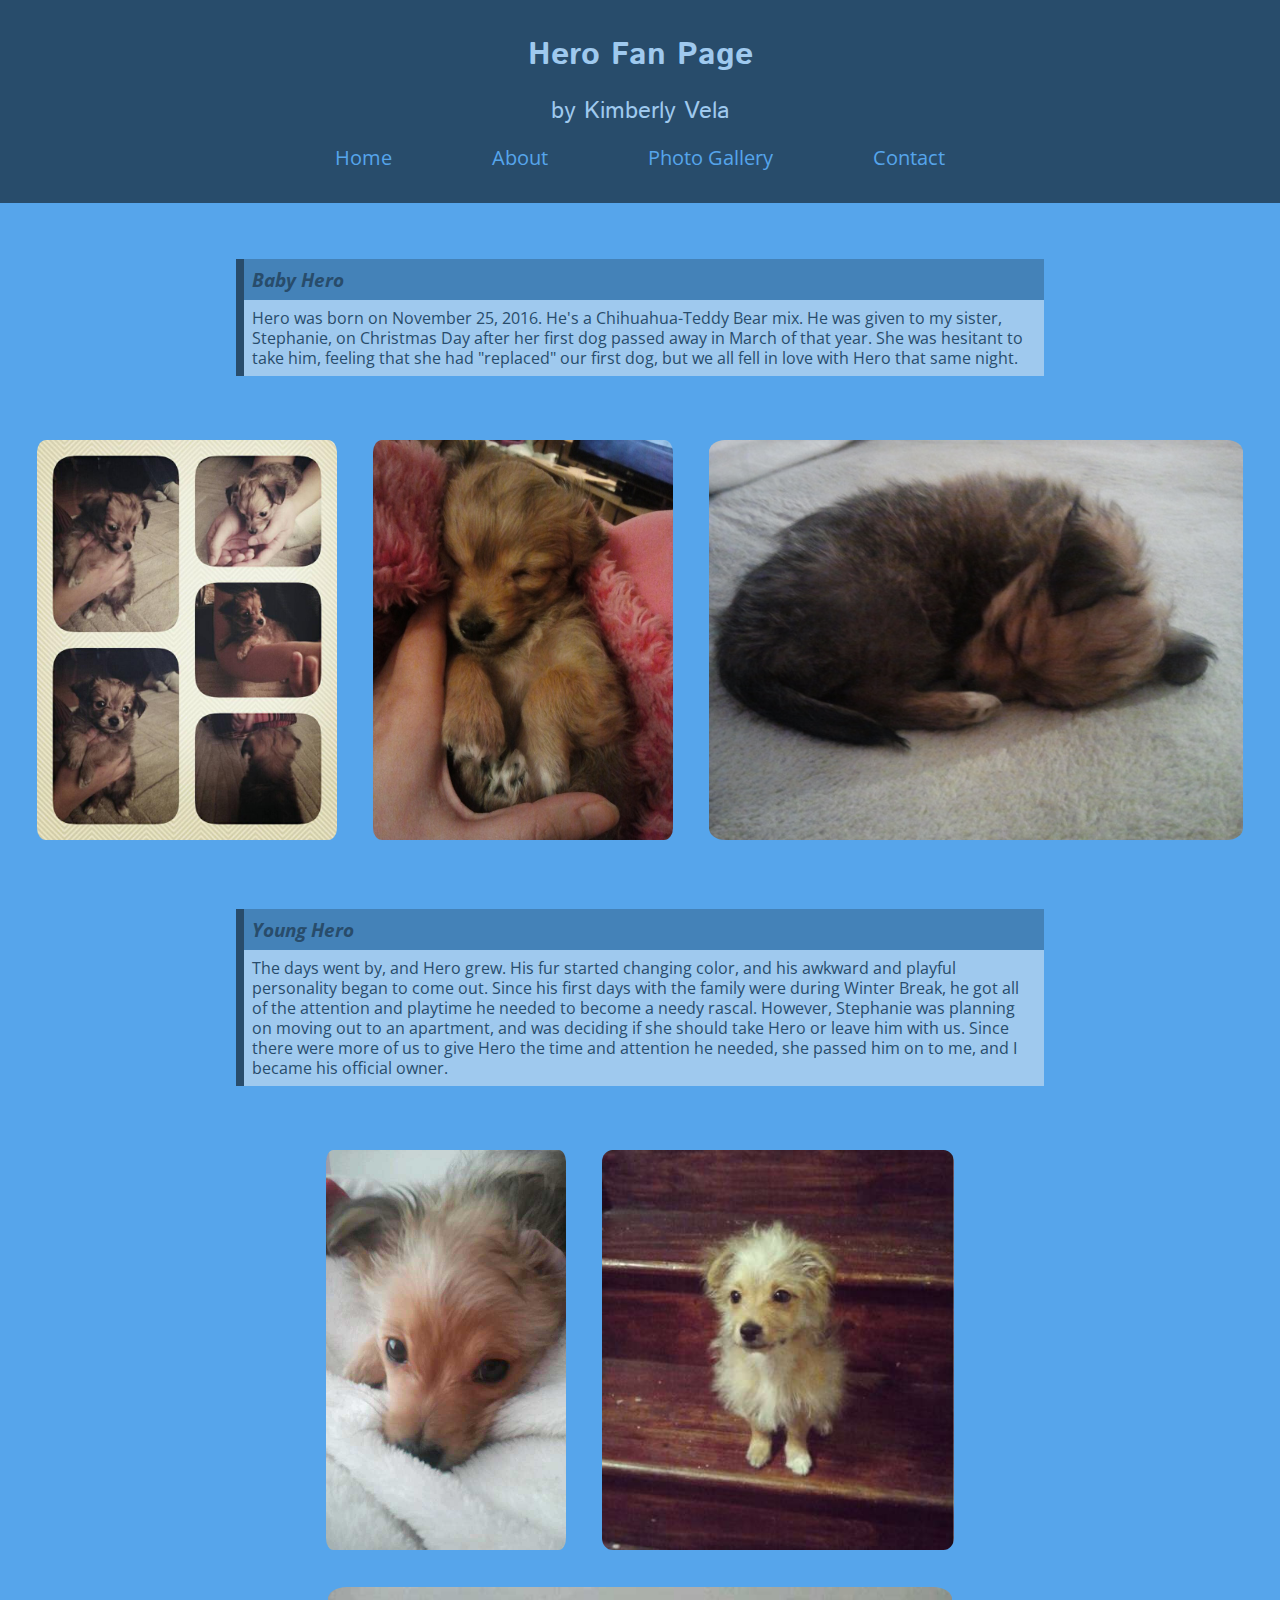
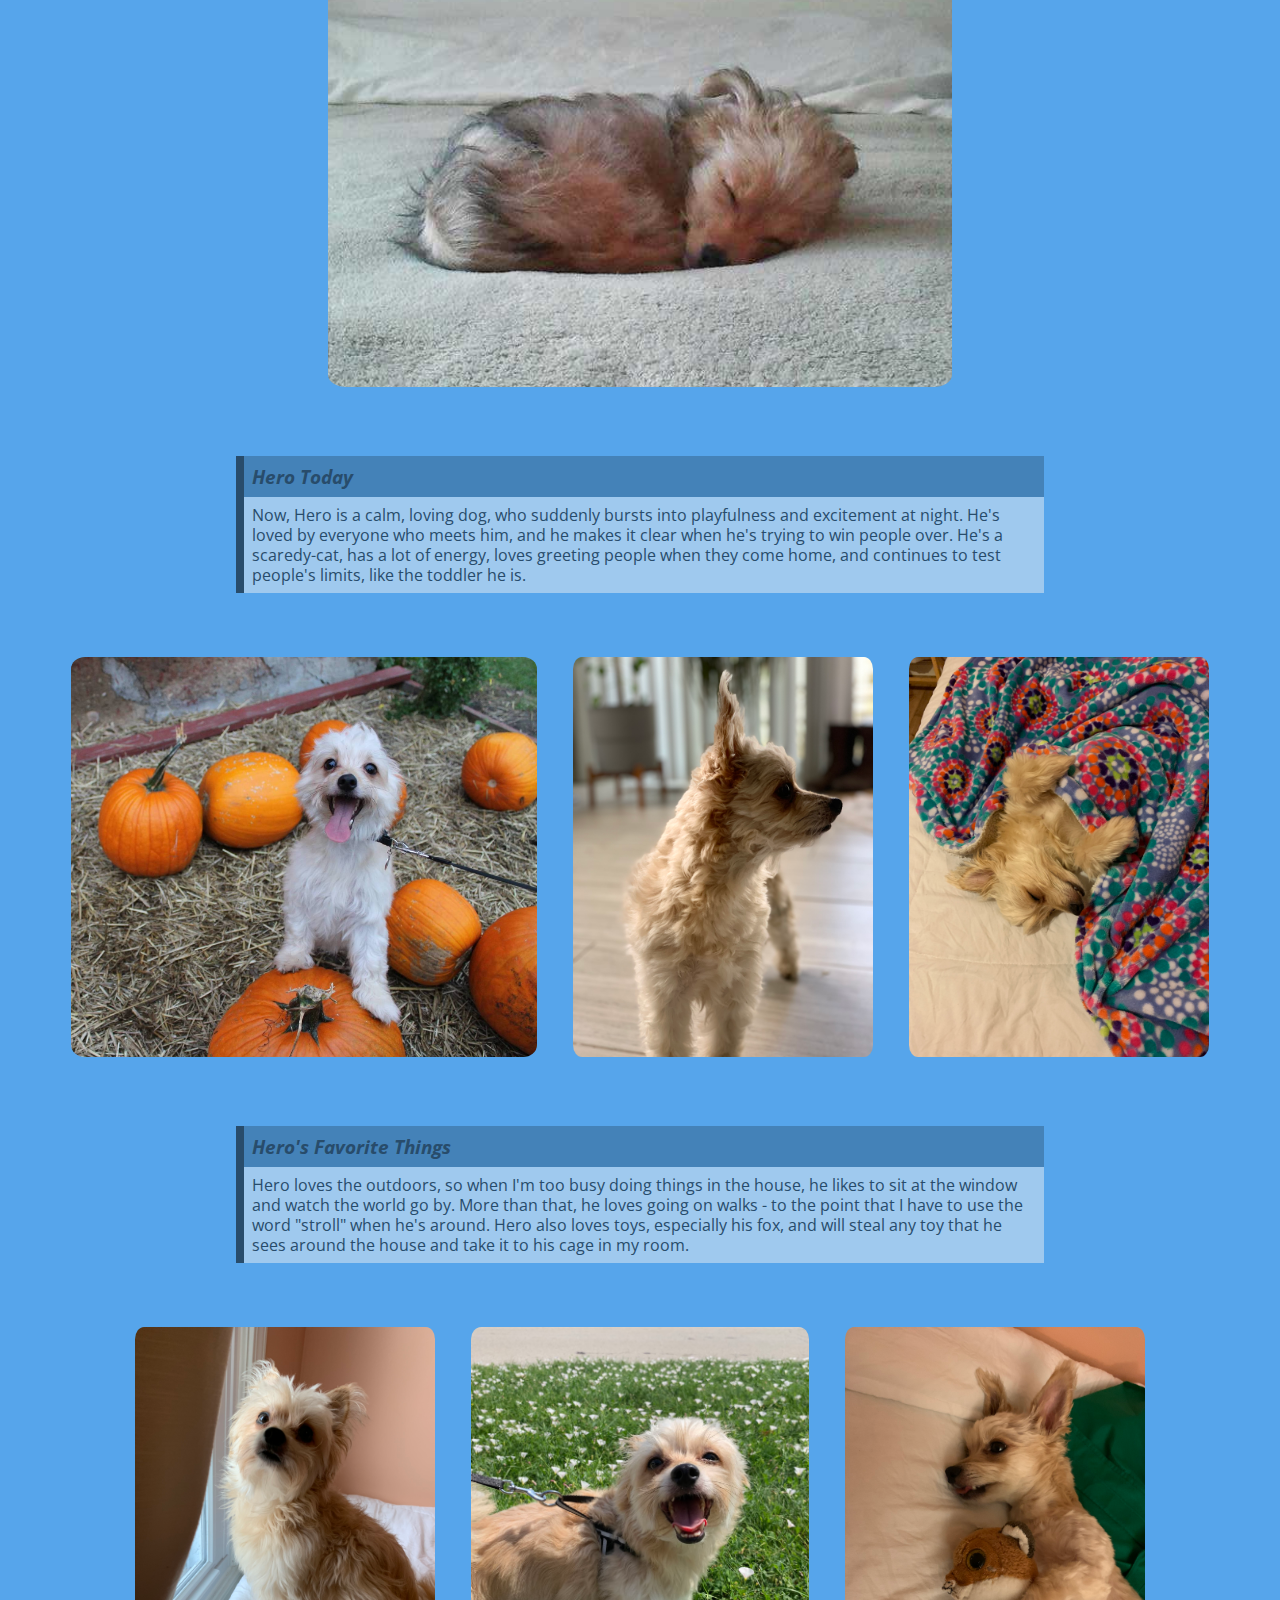
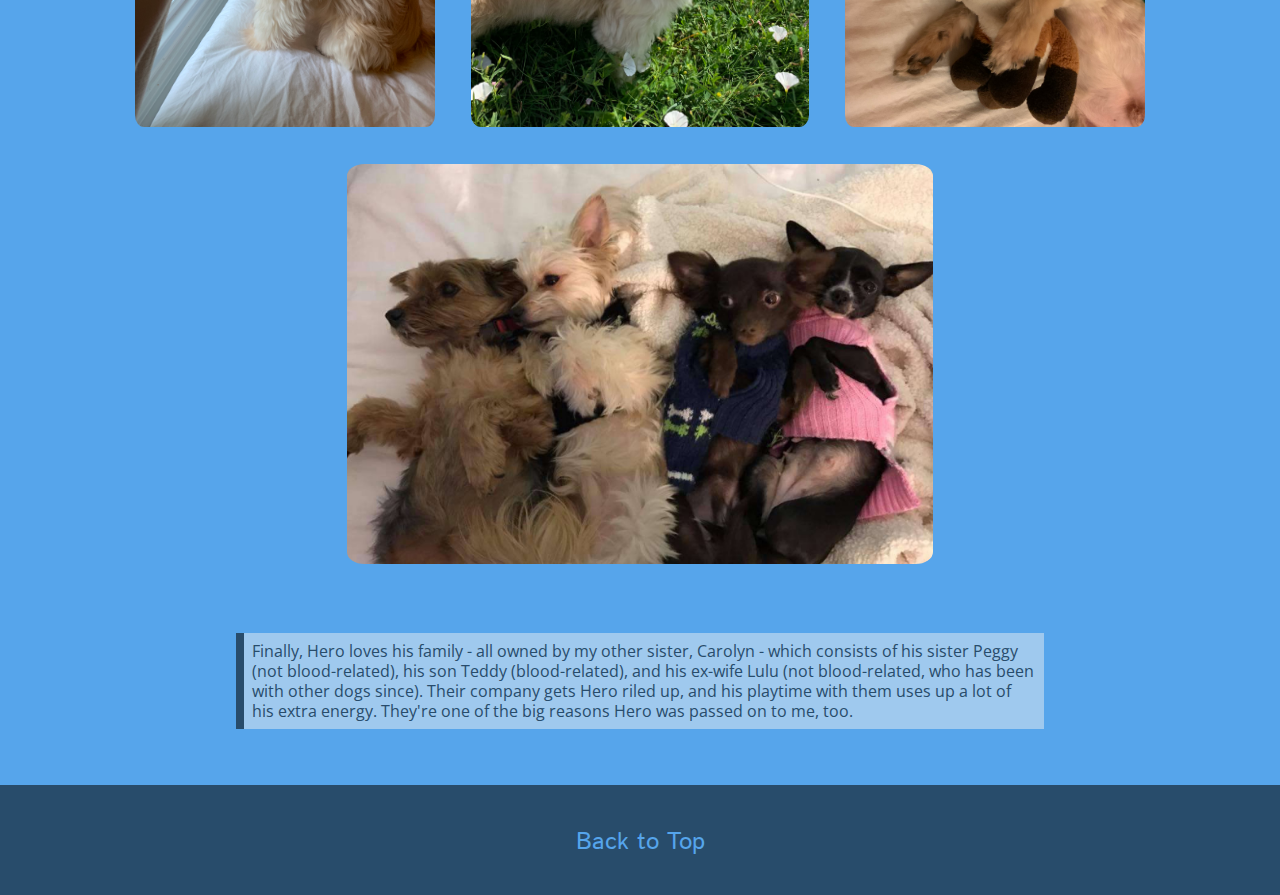
<file: assignments/fanpage/index.html>
<!DOCTYPE html>
<html lang="en">
<head>
    <meta charset="UTF-8">
    <meta http-equiv="X-UA-Compatible" content="IE=edge">
    <meta name="viewport" content="width=device-width, initial-scale=1.0">
    <link rel="preconnect" href="https://fonts.googleapis.com">
    <link rel="preconnect" href="https://fonts.gstatic.com" crossorigin>
    <link href="https://fonts.googleapis.com/css2?family=Istok+Web:ital,wght@0,400;0,700;1,400;1,700&family=Open+Sans:ital,wght@0,400;0,700;1,400;1,700&display=swap" rel="stylesheet"> 
    <link rel="stylesheet" href="fanpage.css">
    <title>Hero Fan Page</title>
</head>
<body>
    <header id="top">
        <h1>Hero Fan Page</h1>
        <h2>by Kimberly Vela</h2>
        <nav>
            <a href="#">Home</a>
            <a href="#">About</a>
            <a href="#">Photo Gallery</a>
            <a href="#">Contact</a>
        </nav>
    </header>
    <main>
        <section>
            <h3>Baby Hero</h3>
            <p>Hero was born on November 25, 2016. He's a Chihuahua-Teddy Bear mix. He was given to my sister, Stephanie, on Christmas Day after her first dog passed away in March of that year. She was hesitant to take him, feeling that she had "replaced" our first dog, but we all fell in love with Hero that same night.</p>
        </section>
        <div>
            <img src="1hero-collage.jpg" alt="Collage of Hero as a puppy">
            <img src="1hero-in-hand.jpg" alt="Hero, as a puppy, in my hand">
            <img src="1potato-hero.jpg" alt="Hero, as a puppy, sleeping">
        </div>
        <section>
            <h3>Young Hero</h3>
            <p>The days went by, and Hero grew. His fur started changing color, and his awkward and playful personality began to come out. Since his first days with the family were during Winter Break, he got all of the attention and playtime he needed to become a needy rascal. However, Stephanie was planning on moving out to an apartment, and was deciding if she should take Hero or leave him with us. Since there were more of us to give Hero the time and attention he needed, she passed him on to me, and I became his official owner.</p>
        </section>
        <div>
            <img src="2puppydog-eyes-hero.jpg" alt="Hero, as a teenager, doing puppy-dog eyes">
            <img src="2woodstock-hero.jpg" alt="Hero, as a teenager, on the stairs">
            <img src="2sleeping-teen-hero.jpg" alt="Hero, as a teenager, sleeping">
        </div>
        <section>
            <h3>Hero Today</h3>
            <p>Now, Hero is a calm, loving dog, who suddenly bursts into playfulness and excitement at night. He's loved by everyone who meets him, and he makes it clear when he's trying to win people over. He's a scaredy-cat, has a lot of energy, loves greeting people when they come home, and continues to test people's limits, like the toddler he is.</p>
        </section>
        <div>
            <img src="3pumpkin-hero.jpg" alt="Hero at a pumpkin patch">
            <img src="3model-hero.jpg" alt="Hero turned towards the right">
            <img src="3hero-under-blanket.jpg" alt="Hero sleeping under blankets">
        </div>
        <section>
            <h3>Hero's Favorite Things</h3>
            <p>Hero loves the outdoors, so when I'm too busy doing things in the house, he likes to sit at the window and watch the world go by. More than that, he loves going on walks - to the point that I have to use the word "stroll" when he's around. Hero also loves toys, especially his fox, and will steal any toy that he sees around the house and take it to his cage in my room.</p>
        </section>
        <div>
            <img src="4fluffy-hero-window.jpg" alt="Hero sitting at the window">
            <img src="4happy-hero-field.jpg" alt="Hero with flowers, happy while on a walk">
            <img src="4hero-with-toy.jpg" alt="Hero laying down with his toy in his arms">
            <br>
            <img src="4all-dogs.jpg" alt="Hero's family (left to right: Peggy, Hero, Teddy, Lulu)">
        </div>
        <section>
            <p>Finally, Hero loves his family - all owned by my other sister, Carolyn - which consists of his sister Peggy (not blood-related), his son Teddy (blood-related), and his ex-wife Lulu (not blood-related, who has been with other dogs since). Their company gets Hero riled up, and his playtime with them uses up a lot of his extra energy. They're one of the big reasons Hero was passed on to me, too.</p>
        </section>
    </main>
    <footer>
        <a href="#top">Back to Top</a>
    </footer>
</body>
</html>
</file>
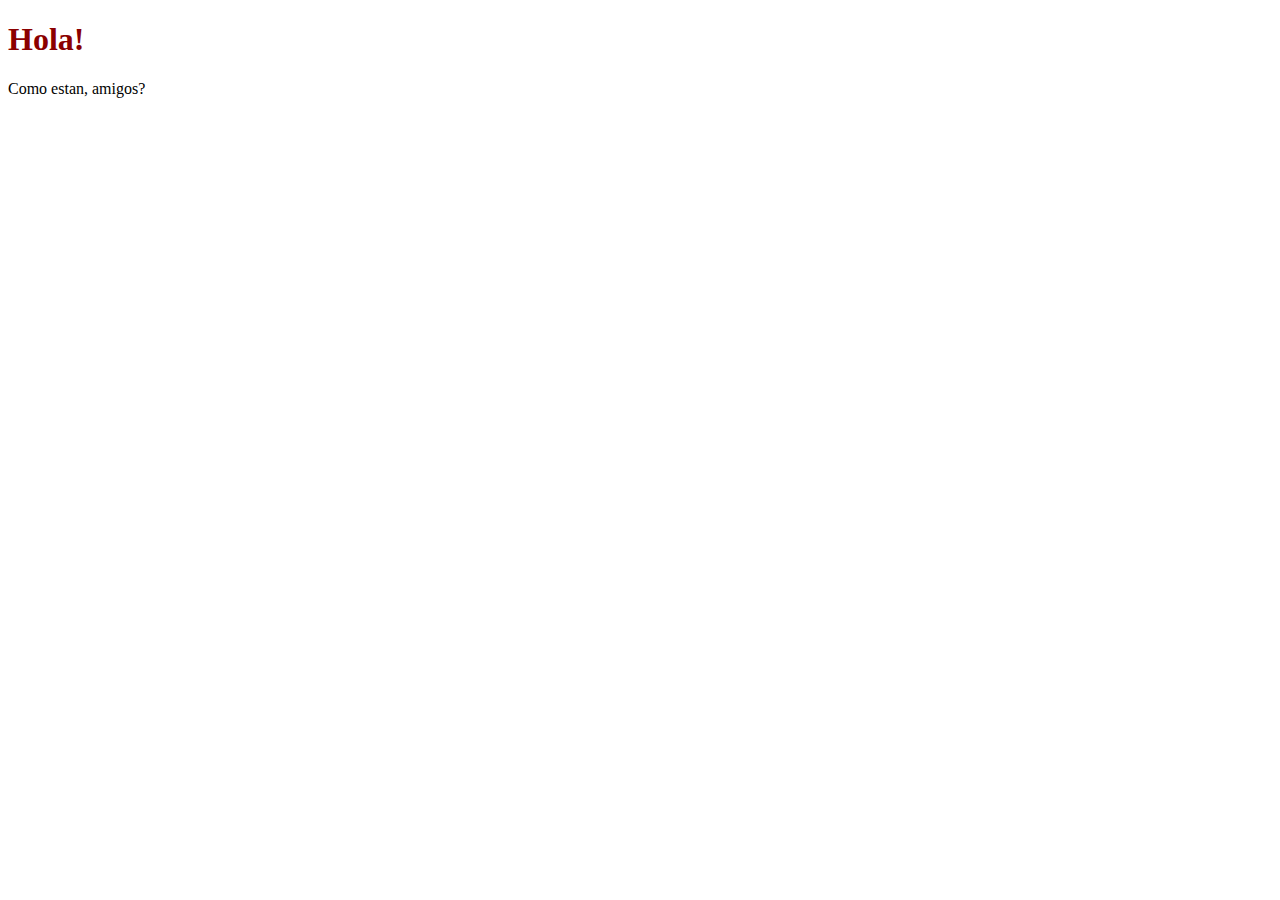
<file: scratch-mb/session3-mb.html>
<!DOCTYPE html>
<html lang="en">
    <head>
    <meta charset="UTF-8">
    <meta http-equiv="X-UA-Compatible" content="IE=edge">
    <meta name="viewport" content="width=device-width, initial-scale=1.0">
    <link rel="stylesheet" href="session3-mb.css">
    <title>Scratch for Macbook</title>
    </head>
    <body>
        <h1>Hola!</h1>
        <p>Como estan, amigos?</p>
    </body>
</html>
</file>
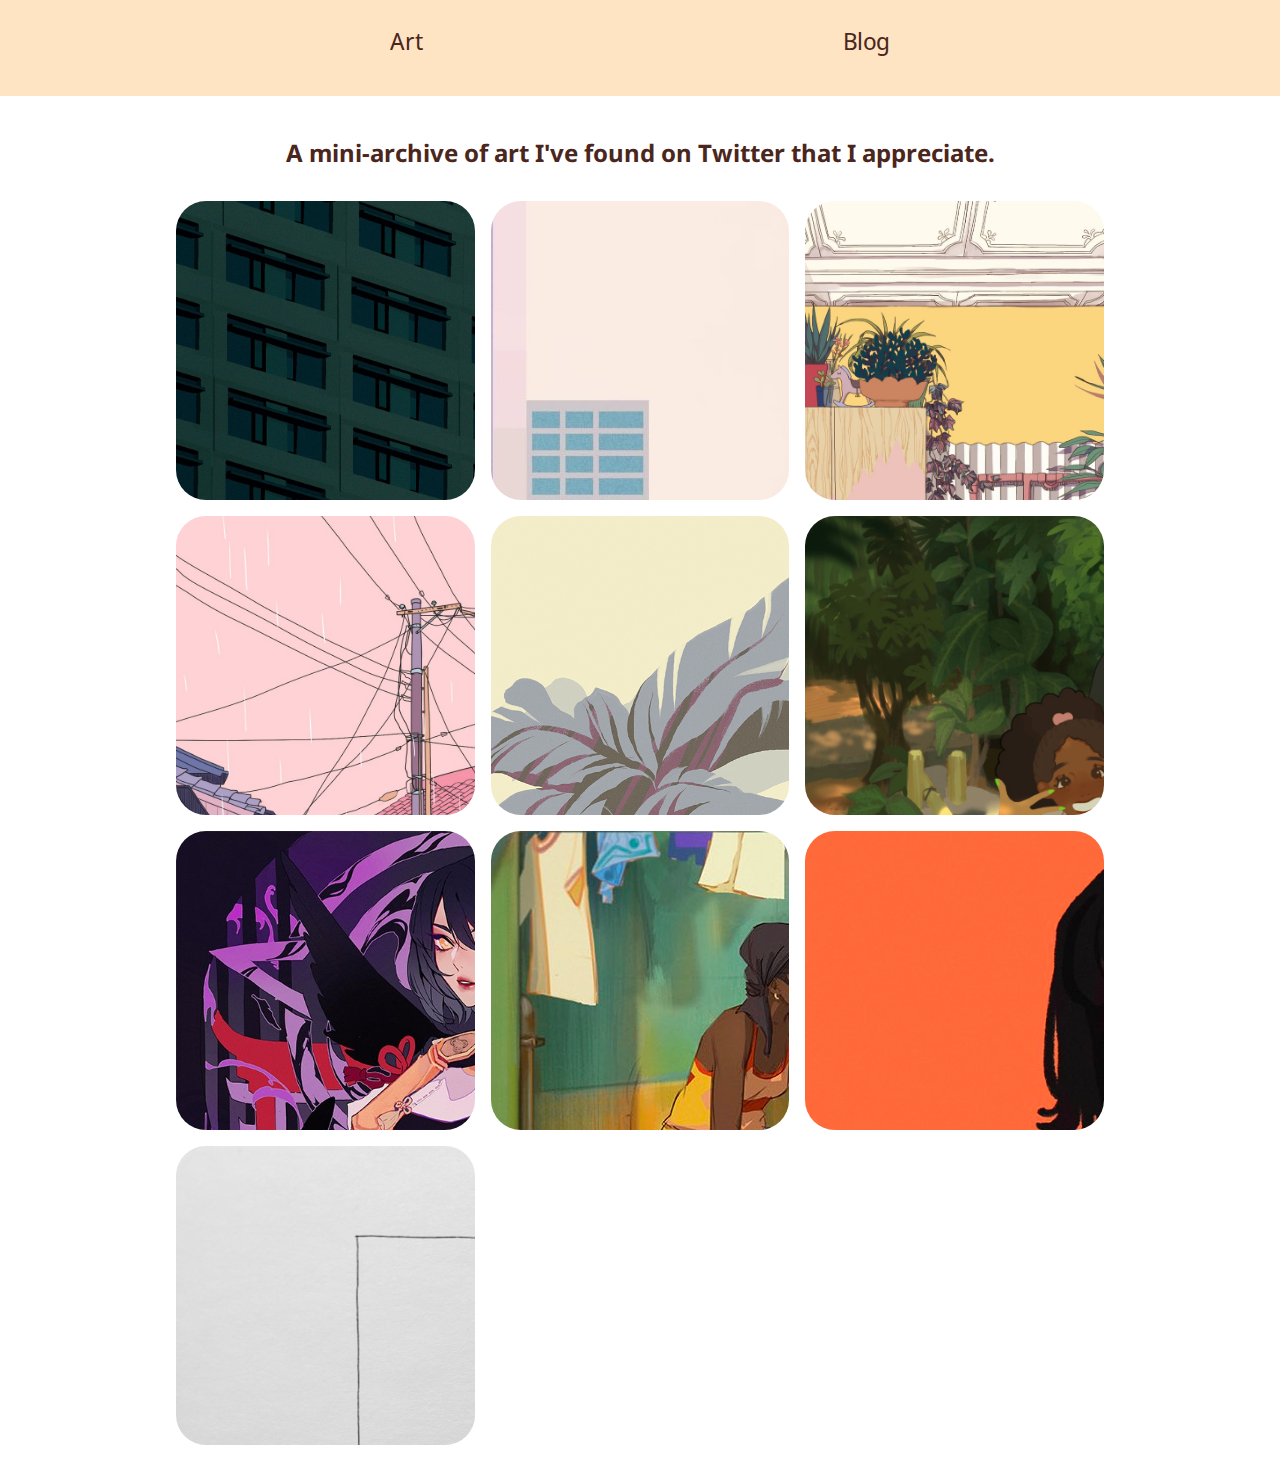
<file: assignments/final-project/art.html>
<!DOCTYPE html>
<html lang="en">
<head>
    <meta charset="UTF-8">
    <meta http-equiv="X-UA-Compatible" content="IE=edge">
    <meta name="viewport" content="width=device-width, initial-scale=1.0">
    <link rel="preconnect" href="https://fonts.googleapis.com">
    <link rel="preconnect" href="https://fonts.gstatic.com" crossorigin>
    <link href="https://fonts.googleapis.com/css2?family=Noto+Sans+Display:ital,wght@0,400;0,700;1,400;1,700&family=Noto+Sans:ital,wght@0,400;0,700;1,400;1,700&display=swap" rel="stylesheet"> 
    <link rel="stylesheet" href="common.css">
    <link rel="stylesheet" href="art.css">
    <title>Art</title>
</head>
<body>
    <header>
        <nav class="nav">
            <div>
                <a href="art">Art</a>
            </div>
            <div>
                <a href="blog">Blog</a>
            </div>
        </nav>
    </header>
    <main>
        <h2>A mini-archive of art I've found on Twitter that I appreciate.</h2>
        <div class="gallery">
            <div class="pic">
                <img src="britney-thoreson-city-witches.jpg" alt="A drawing of three skyscrapers, with a little witch helping a cat in the center">
            </div>
            <div class="pic">
                <img src="jgilleard-tokyo.jpg" alt="A geometric drawing of a city, showing buildings and trees">
            </div>
            <div class="pic">
                <img src="mochipanko-rainy-days-2.jpg" alt="A drawing of a girl sleeping in her bed, surrounded by big, green plants">
            </div>
            <div class="pic">
                <img src="mochipanko-rainy-days-1.jpg" alt="A drawing of a city while it's raining, colored in bright, cool, pink tones">
            </div>
            <div class="pic">
                <img src="neobees-balling.jpg" alt="A drawing of a woman with two dogs - possibly great danes - framed in front of big multiple plants">
            </div>
            <div class="pic">
                <img src="reumigi-i-miss-high-school.jpg" alt="A drawing of a group of students in their uniforms, posing for a picture outside">
            </div>
            <div class="pic">
                <img src="vacuum-sin-of-pride.jpg" alt="An anime-style drawing of a woman kneeling down in fantastical Japanese clothes">
            </div>
            <div class="pic">
                <img src="manny_oe-sisters.jpg" alt="A drawing of two sisters; one washing clothes in a bucket, the other in a uniform, getting ready for school"> 
            </div>
            <div class="pic">
                <img src="spacegarbage-orange.jpg" alt="A drawing of a girl with bright oranges and yellows around her">
            </div>
            <div class="pic">
                <img src="yj_h1403-coffee.jpg" alt="A drawing of a woman with coffee, made with a single line">
            </div>
        </div>
    </main>
</body>
</html>
</file>
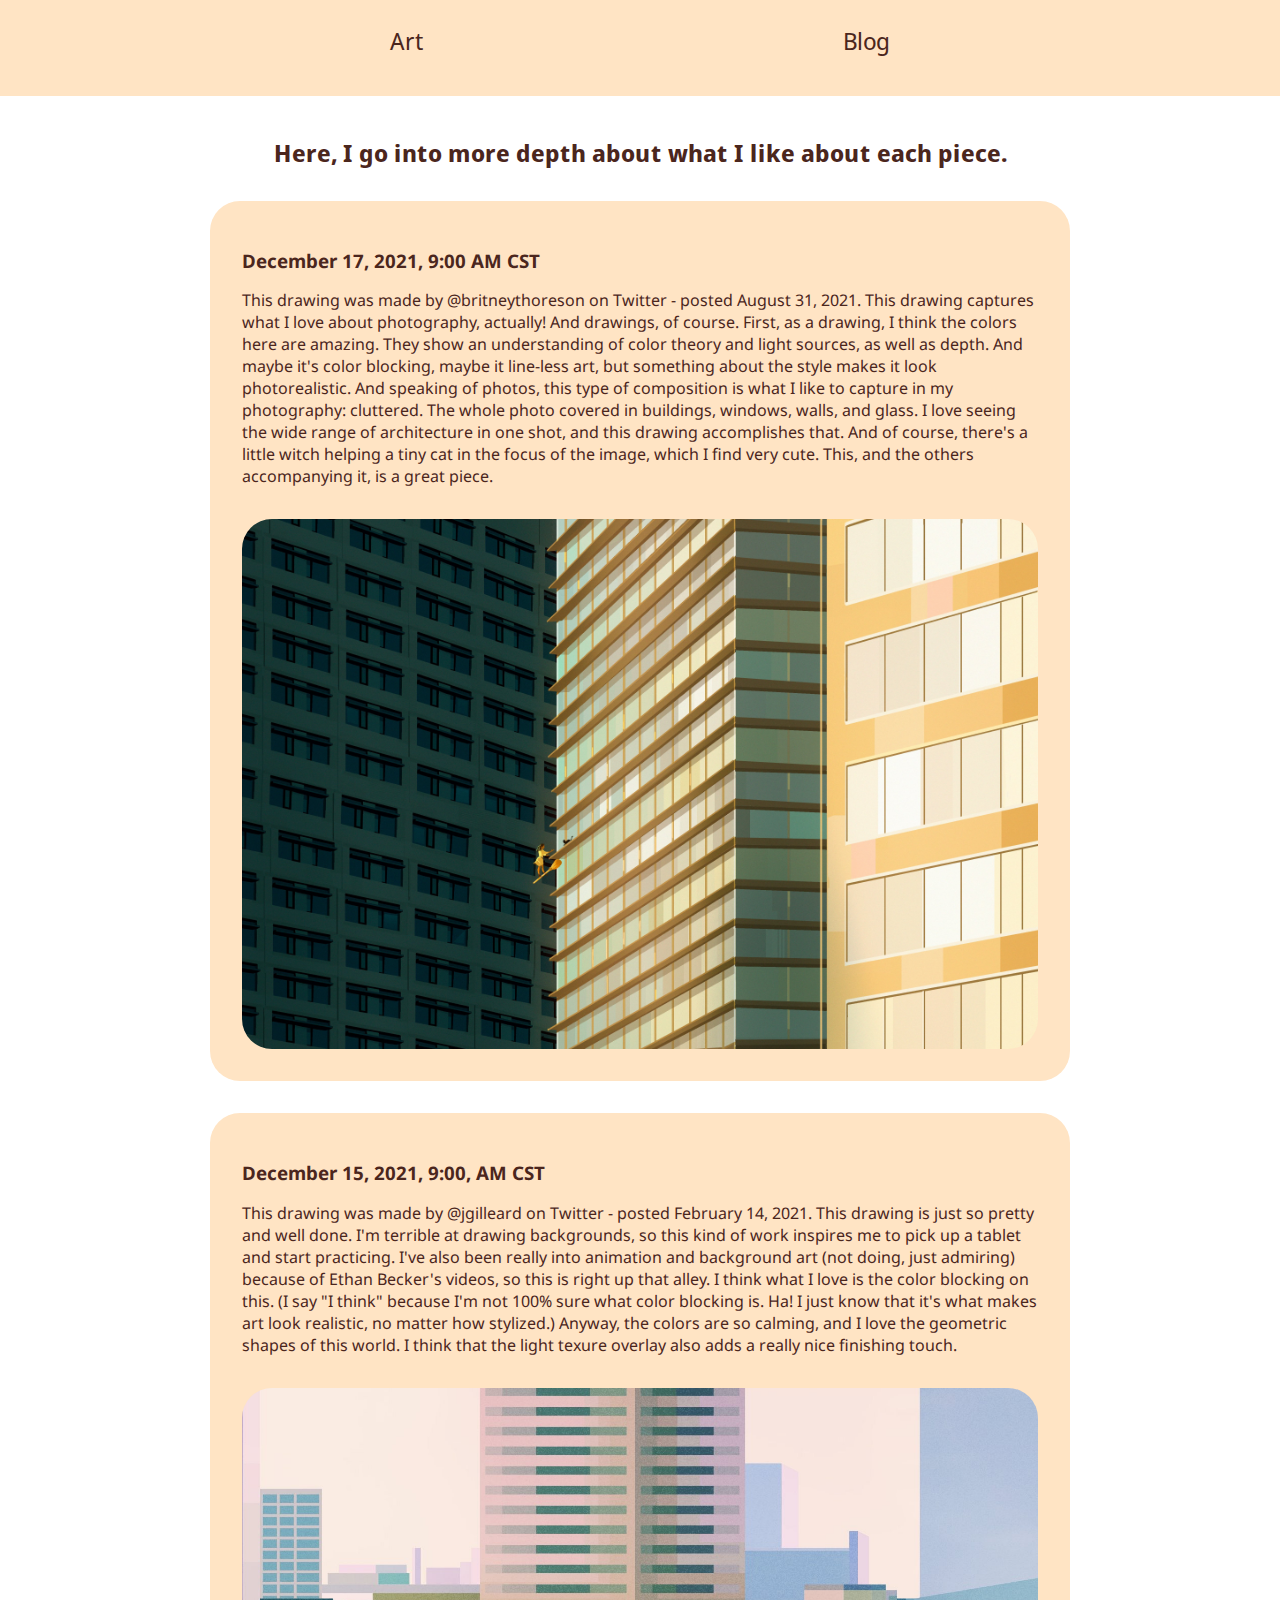
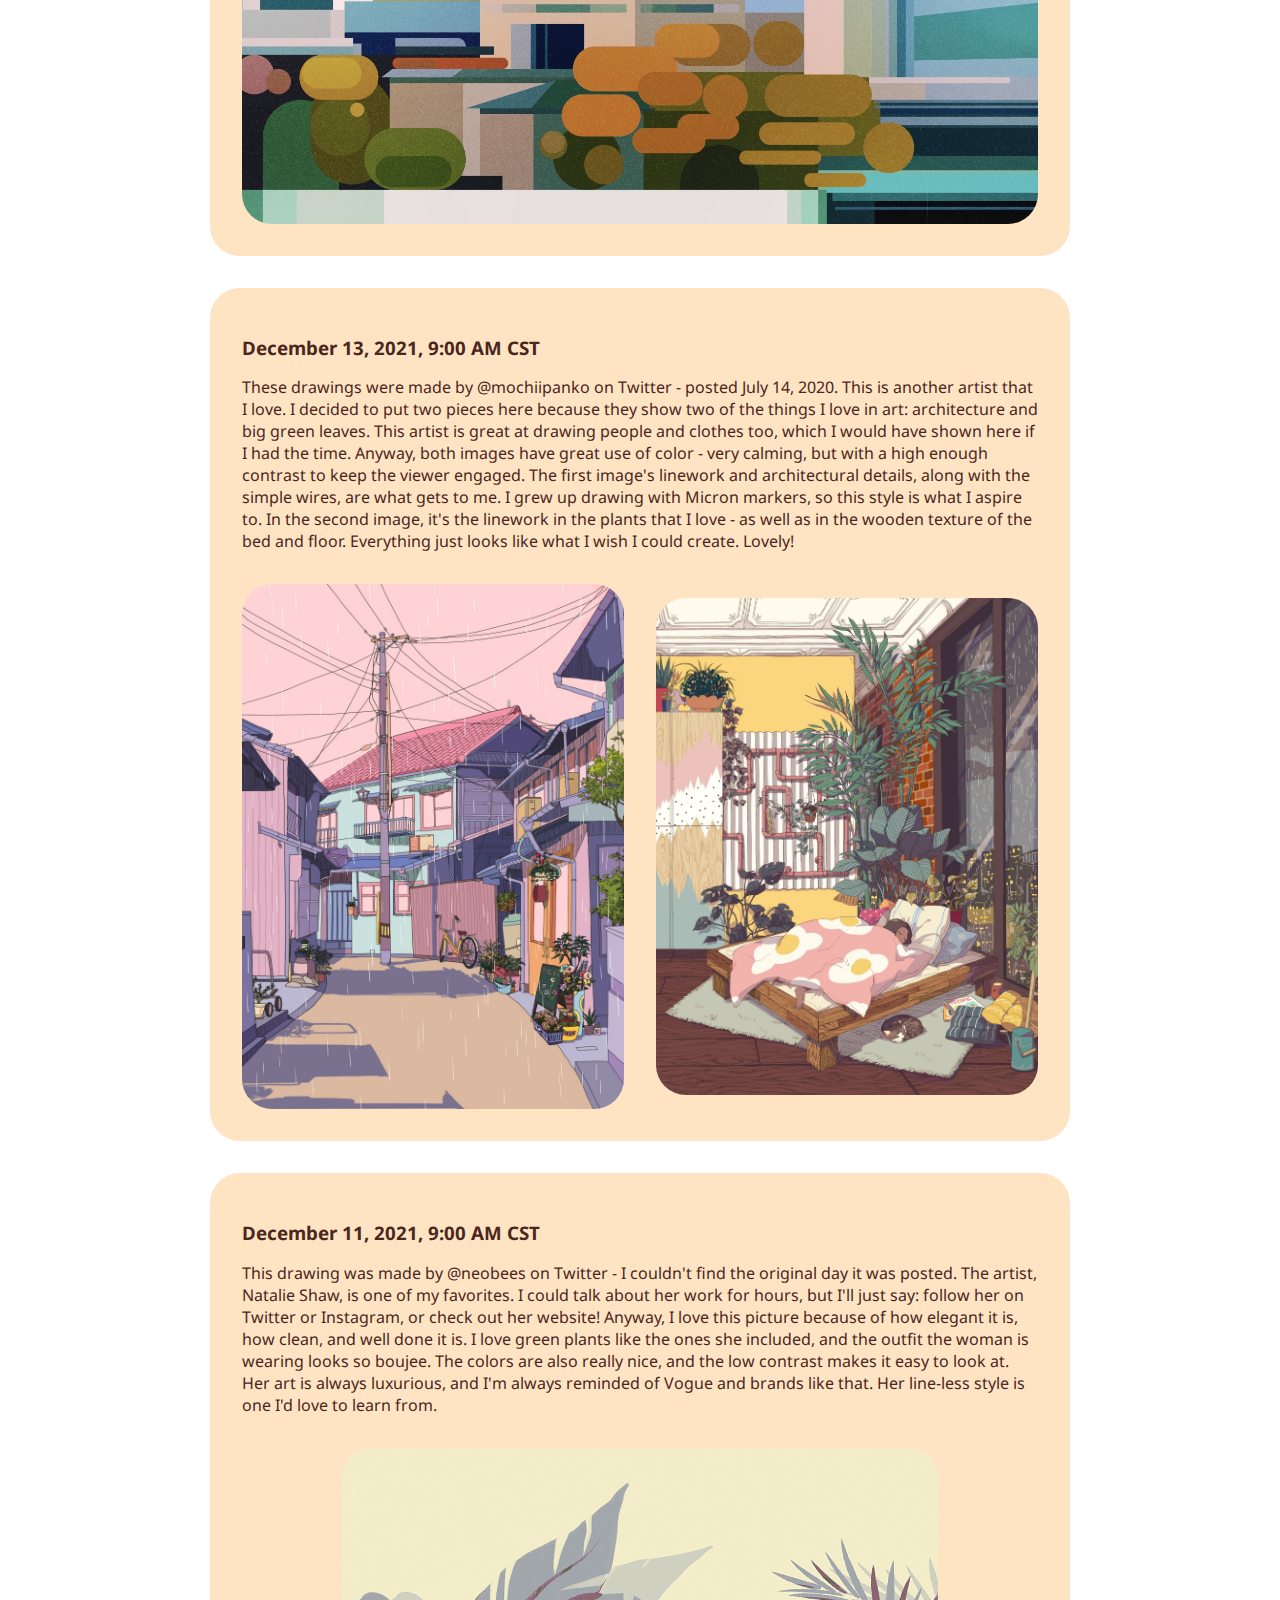
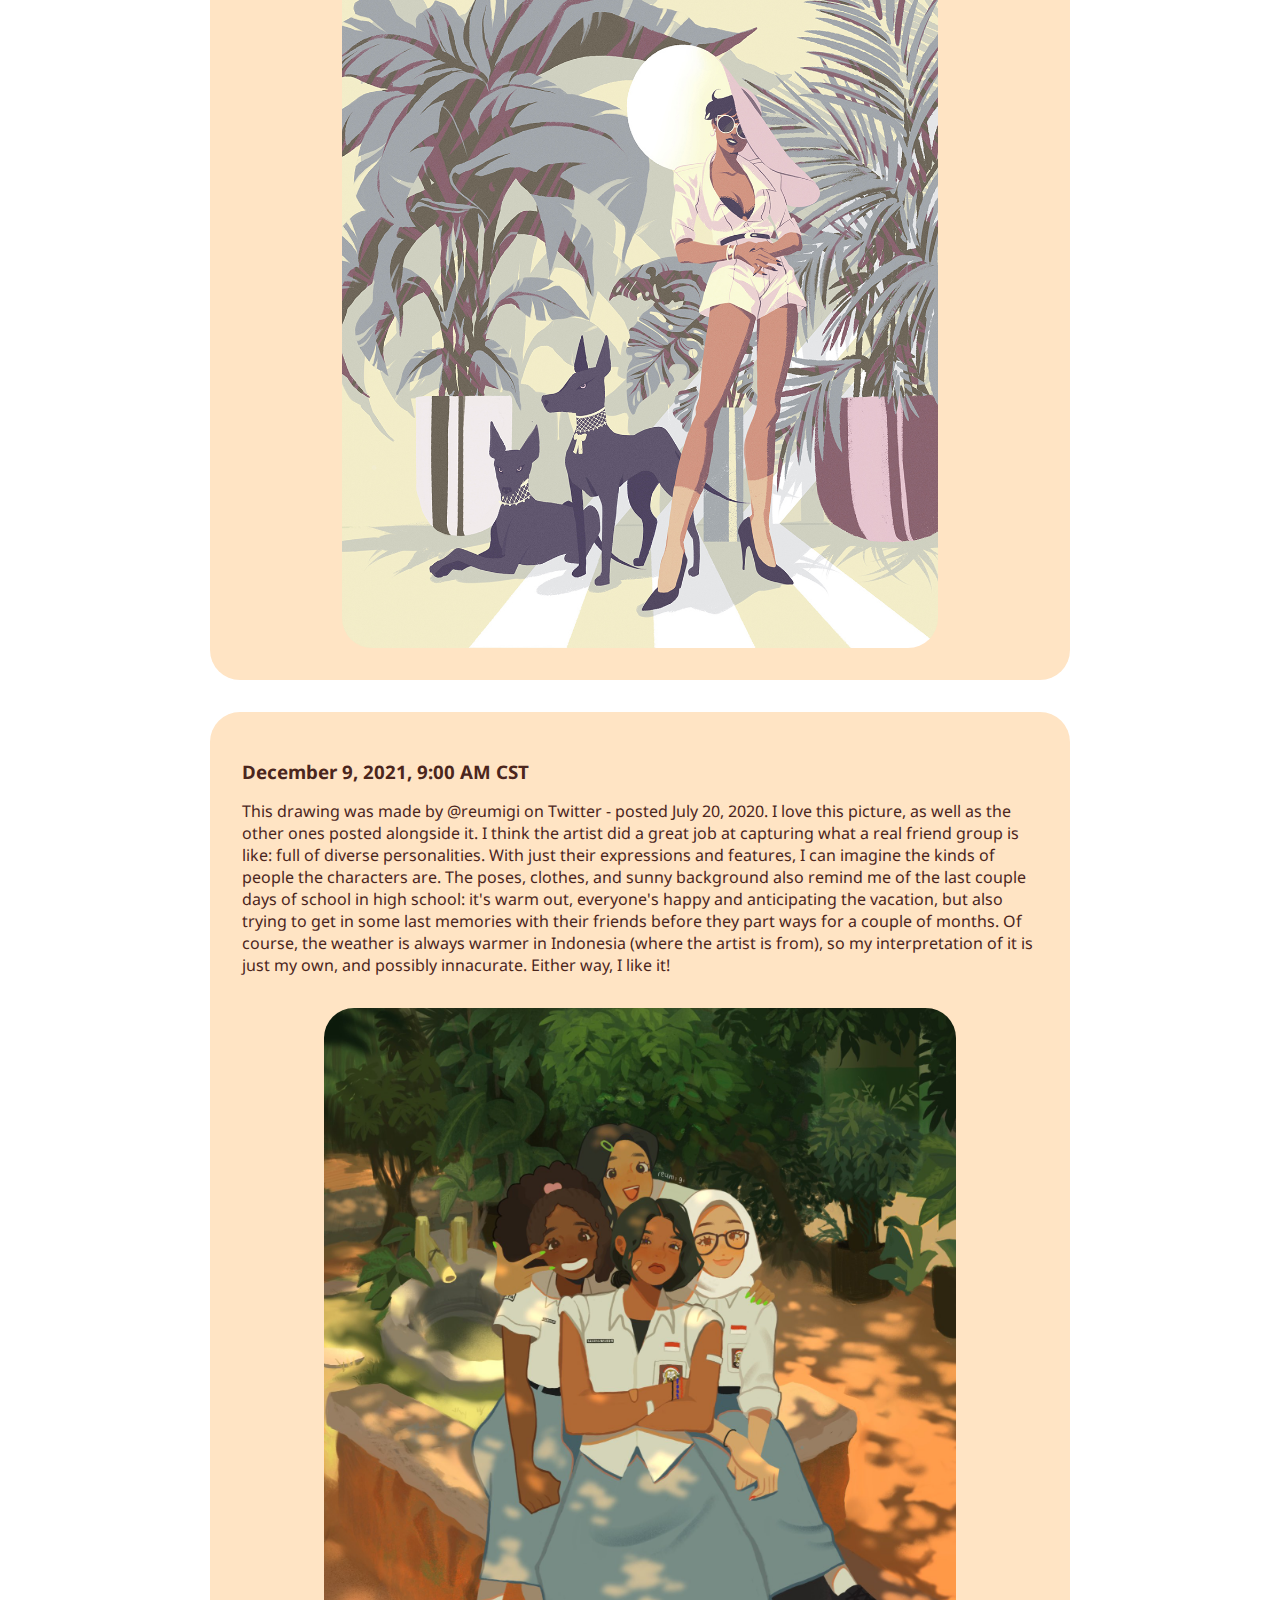
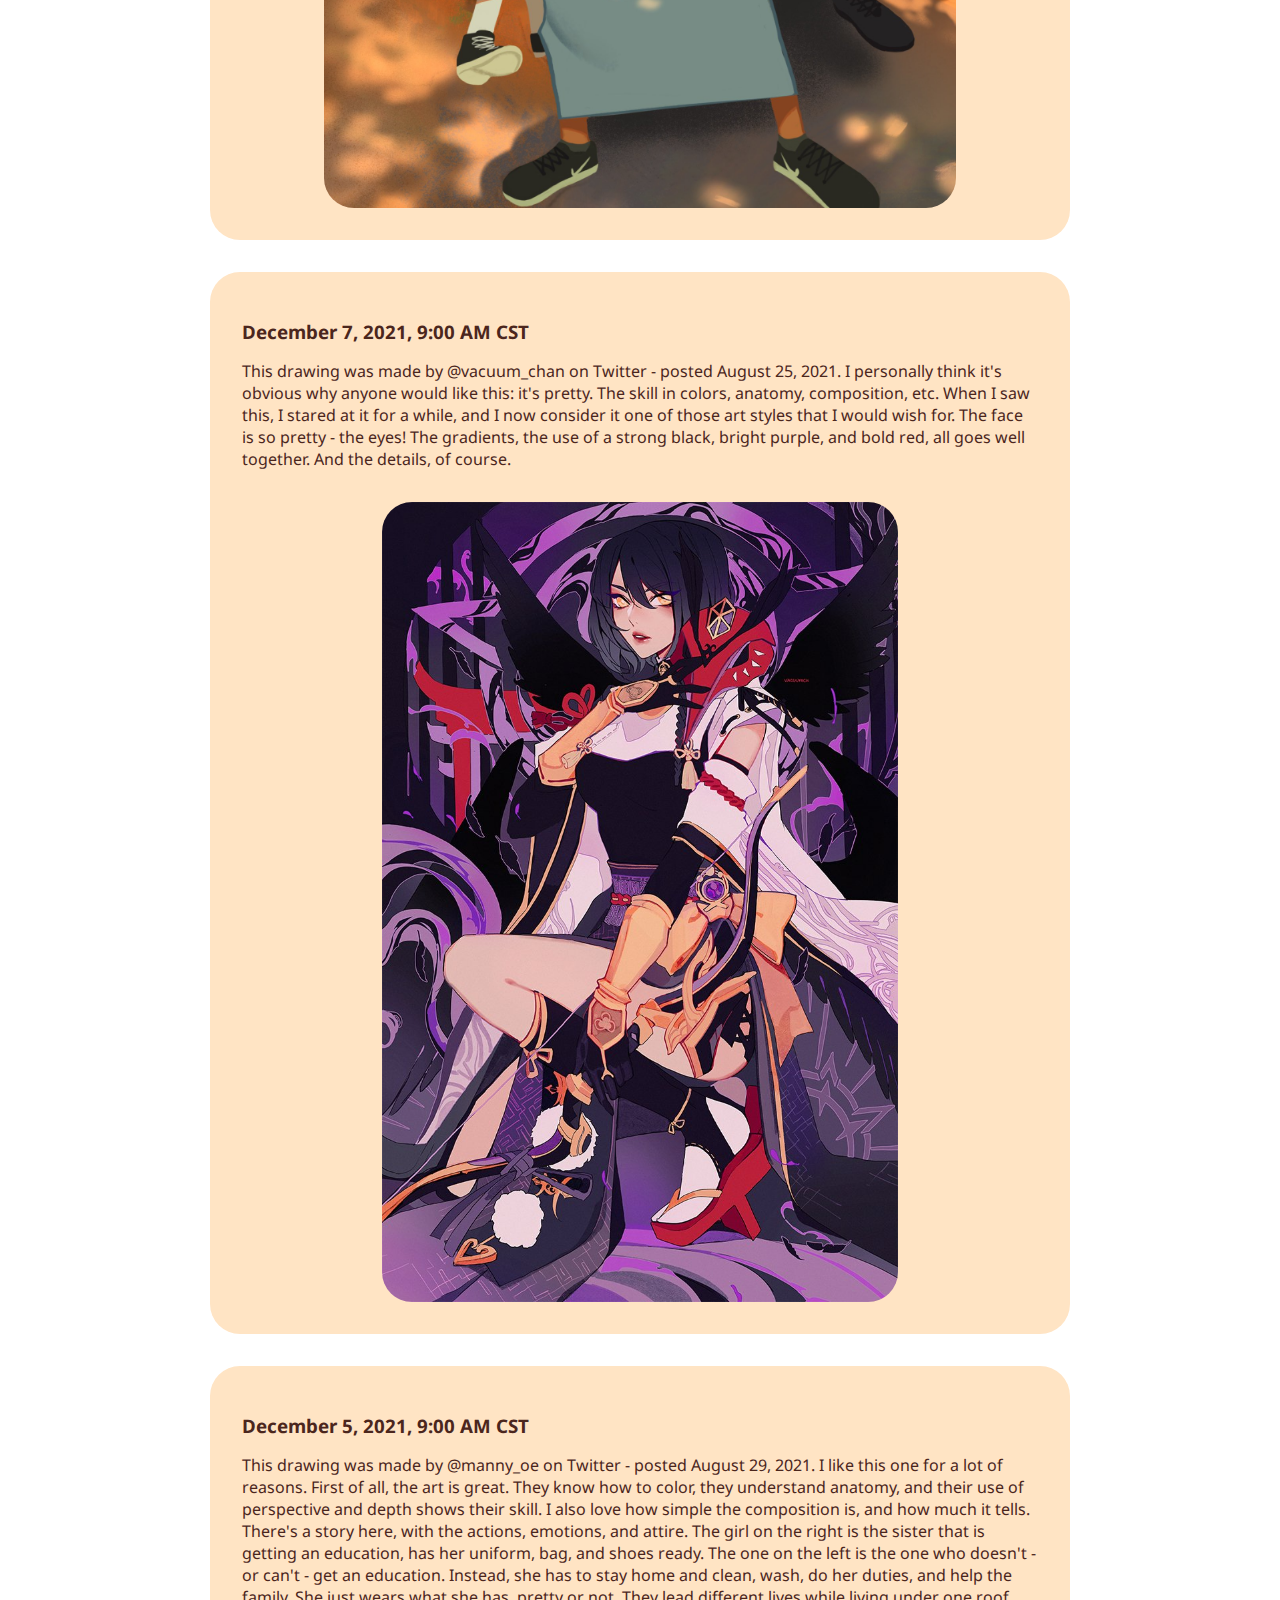
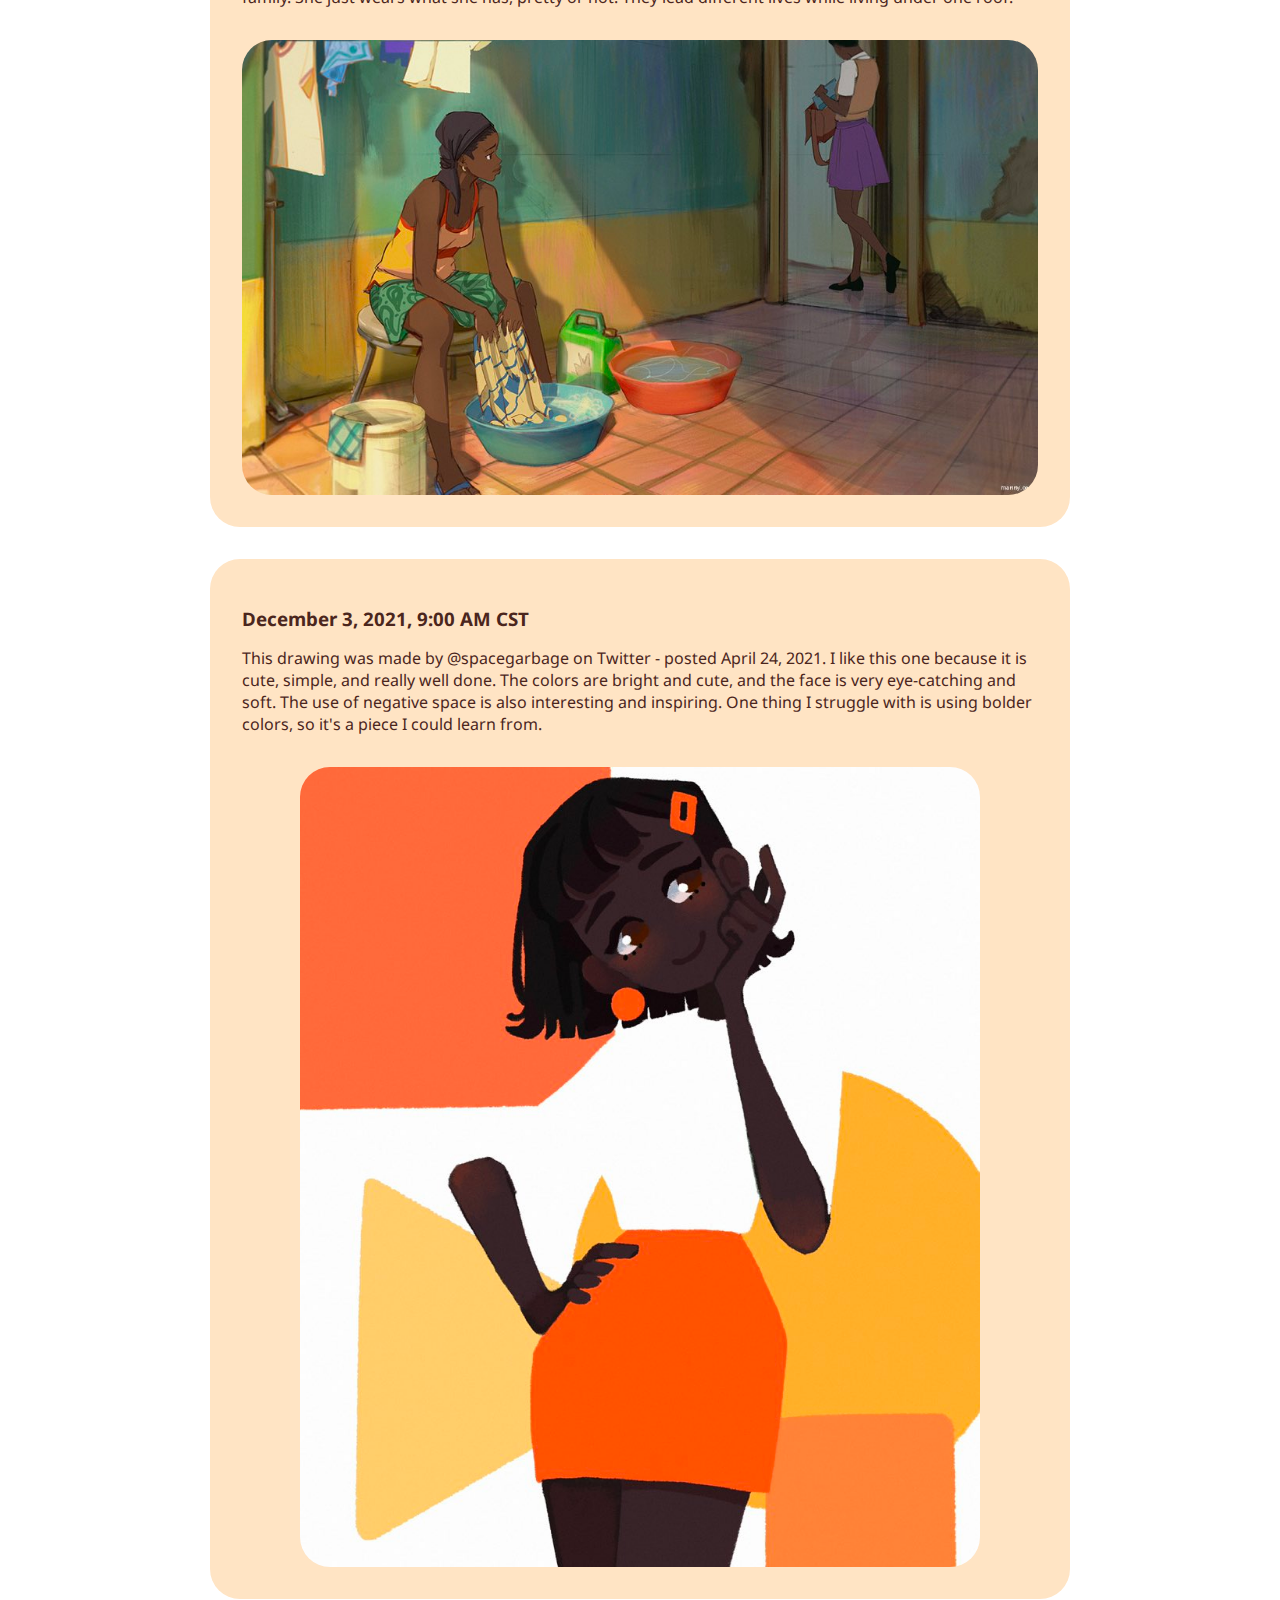
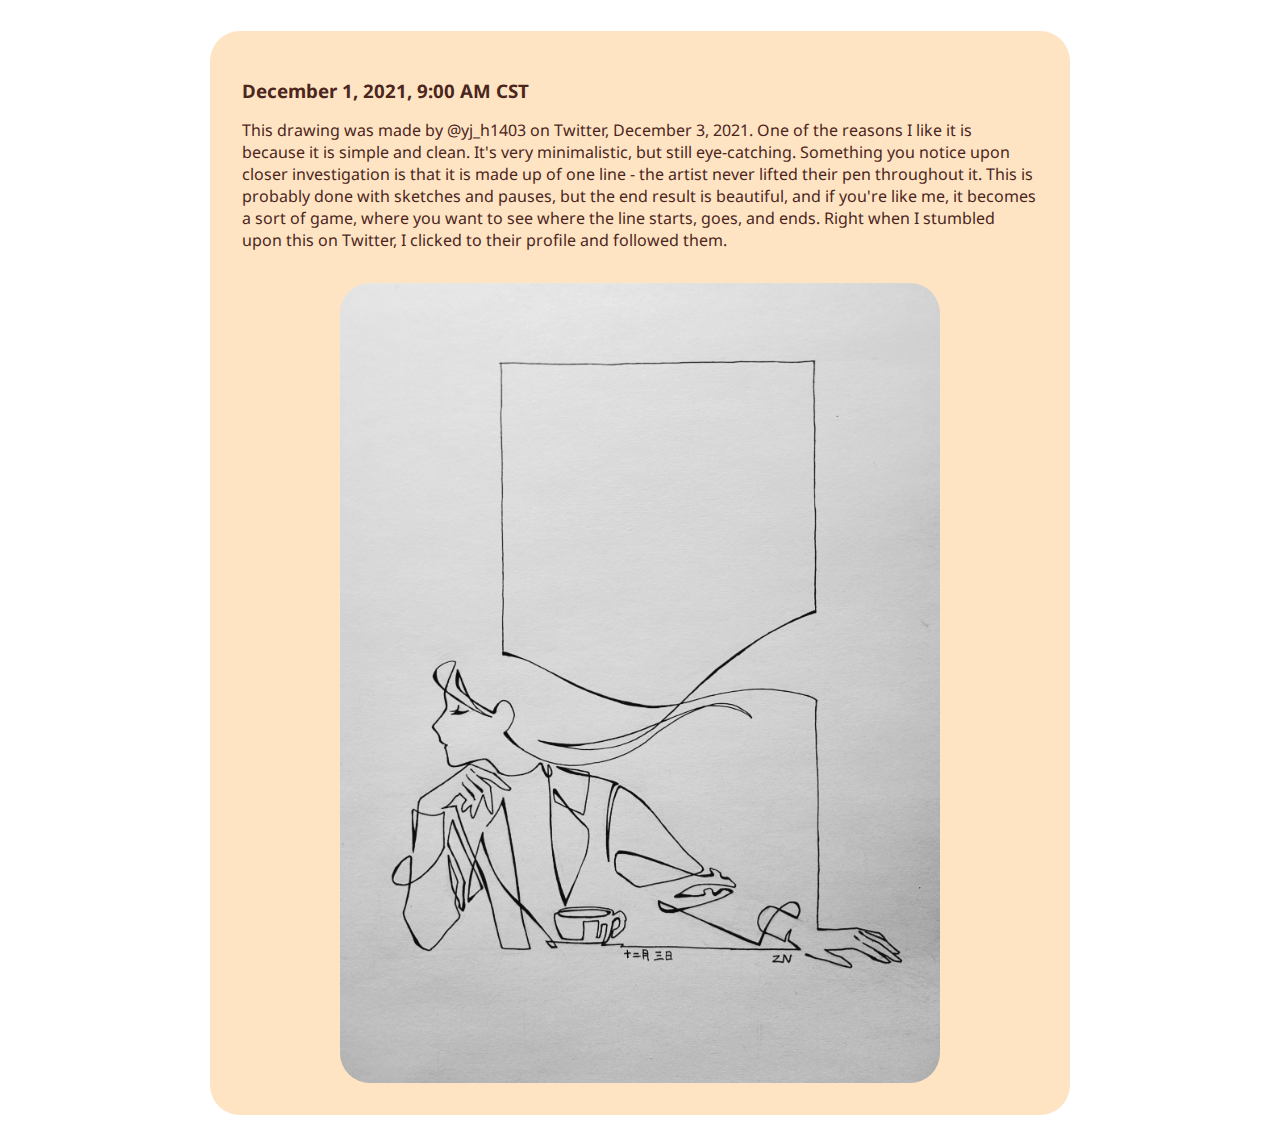
<file: assignments/final-project/blog.html>
<!DOCTYPE html>
<html lang="en">
<head>
    <meta charset="UTF-8">
    <meta http-equiv="X-UA-Compatible" content="IE=edge">
    <meta name="viewport" content="width=device-width, initial-scale=1.0">
    <link rel="preconnect" href="https://fonts.googleapis.com">
    <link rel="preconnect" href="https://fonts.gstatic.com" crossorigin>
    <link href="https://fonts.googleapis.com/css2?family=Noto+Sans+Display:ital,wght@0,400;0,700;1,400;1,700&family=Noto+Sans:ital,wght@0,400;0,700;1,400;1,700&display=swap" rel="stylesheet"> 
    <link rel="stylesheet" href="common.css">
    <link rel="stylesheet" href="blog.css">
    <title>Blog</title>
</head>
<body>
    <header>
        <nav class="nav">
            <div>
                <a href="art">Art</a>
            </div>
            <div>
                <a href="blog">Blog</a>
            </div>
        </nav>
    </header>
    <main>
        <h2>Here, I go into more depth about what I like about each piece.</h2>
        <div class="entries">
            <div class="entry">
                <h3>December 17, 2021, 9:00 AM CST</h3>
                <p>This drawing was made by @britneythoreson on Twitter - posted August 31, 2021. This drawing captures what I love about photography, actually! And drawings, of course. First, as a drawing, I think the colors here are amazing. They show an understanding of color theory and light sources, as well as depth. And maybe it's color blocking, maybe it line-less art, but something about the style makes it look photorealistic. And speaking of photos, this type of composition is what I like to capture in my photography: cluttered. The whole photo covered in buildings, windows, walls, and glass. I love seeing the wide range of architecture in one shot, and this drawing accomplishes that. And of course, there's a little witch helping a tiny cat in the focus of the image, which I find very cute. This, and the others accompanying it, is a great piece.</p>
                <div class="imagery1">
                    <img class="img" src="britney-thoreson-city-witches.jpg" alt="A drawing of three skyscrapers, with a little witch helping a cat in the center">
                </div>
            </div>
            <div class="entry">
                <h3>December 15, 2021, 9:00, AM CST</h3>
                <p>This drawing was made by @jgilleard on Twitter - posted February 14, 2021. This drawing is just so pretty and well done. I'm terrible at drawing backgrounds, so this kind of work inspires me to pick up a tablet and start practicing. I've also been really into animation and background art (not doing, just admiring) because of Ethan Becker's videos, so this is right up that alley. I think what I love is the color blocking on this. (I say "I think" because I'm not 100% sure what color blocking is. Ha! I just know that it's what makes art look realistic, no matter how stylized.) Anyway, the colors are so calming, and I love the geometric shapes of this world. I think that the light texure overlay also adds a really nice finishing touch.</p>
                <div class="imagery1">
                   <img src="jgilleard-tokyo.jpg" alt="A geometric drawing of a city, showing buildings and trees">
                </div>
            </div>
            <div class="entry">
                <h3>December 13, 2021, 9:00 AM CST</h3>
                <p>These drawings were made by @mochiipanko on Twitter - posted July 14, 2020. This is another artist that I love. I decided to put two pieces here because they show two of the things I love in art: architecture and big green leaves. This artist is great at drawing people and clothes too, which I would have shown here if I had the time. Anyway, both images have great use of color - very calming, but with a high enough contrast to keep the viewer engaged. The first image's linework and architectural details, along with the simple wires, are what gets to me. I grew up drawing with Micron markers, so this style is what I aspire to. In the second image, it's the linework in the plants that I love - as well as in the wooden texture of the bed and floor. Everything just looks like what I wish I could create. Lovely!</p>
                <div class="imagery2">
                    <img src="mochipanko-rainy-days-1.jpg" alt="A drawing of a city while it's raining, colored in bright, cool, pink tones">
                    <img src="mochipanko-rainy-days-2.jpg" alt="A drawing of a girl sleeping in her bed, surrounded by big, green plants">
                </div>
            </div>
            <div class="entry">
                <h3>December 11, 2021, 9:00 AM CST</h3>
                <p>This drawing was made by @neobees on Twitter - I couldn't find the original day it was posted. The artist, Natalie Shaw, is one of my favorites. I could talk about her work for hours, but I'll just say: follow her on Twitter or Instagram, or check out her website! Anyway, I love this picture because of how elegant it is, how clean, and well done it is. I love green plants like the ones she included, and the outfit the woman is wearing looks so boujee. The colors are also really nice, and the low contrast makes it easy to look at. Her art is always luxurious, and I'm always reminded of Vogue and brands like that. Her line-less style is one I'd love to learn from.</p>
                <div class="imagery1">
                    <img src="neobees-balling.jpg" alt="A drawing of a woman with two dogs - possibly great danes - framed in front of big multiple plants">
                </div>
            </div>
            <div class="entry">
                <h3>December 9, 2021, 9:00 AM CST</h3>
                <p>This drawing was made by @reumigi on Twitter - posted July 20, 2020. I love this picture, as well as the other ones posted alongside it. I think the artist did a great job at capturing what a real friend group is like: full of diverse personalities. With just their expressions and features, I can imagine the kinds of people the characters are. The poses, clothes, and sunny background also remind me of the last couple days of school in high school: it's warm out, everyone's happy and anticipating the vacation, but also trying to get in some last memories with their friends before they part ways for a couple of months. Of course, the weather is always warmer in Indonesia (where the artist is from), so my interpretation of it is just my own, and possibly innacurate. Either way, I like it!</p>
                <div class="imagery1">
                    <img src="reumigi-i-miss-high-school.jpg" alt="A drawing of a group of students in their uniforms, posing for a picture outside">
                </div>
                
            </div>
            <div class="entry">
                <h3>December 7, 2021, 9:00 AM CST</h3>
                <p>This drawing was made by @vacuum_chan on Twitter - posted August 25, 2021. I personally think it's obvious why anyone would like this: it's pretty. The skill in colors, anatomy, composition, etc. When I saw this, I stared at it for a while, and I now consider it one of those art styles that I would wish for. The face is so pretty - the eyes! The gradients, the use of a strong black, bright purple, and bold red, all goes well together. And the details, of course.</p>
                <div class="imagery1">
                    <img src="vacuum-sin-of-pride.jpg" alt="An anime-style drawing of a woman kneeling down in fantastical Japanese clothes">
                </div>
            </div>
            <div class="entry">
                <h3>December 5, 2021, 9:00 AM CST</h3>
                <p>This drawing was made by @manny_oe on Twitter - posted August 29, 2021. I like this one for a lot of reasons. First of all, the art is great. They know how to color, they understand anatomy, and their use of perspective and depth shows their skill. I also love how simple the composition is, and how much it tells. There's a story here, with the actions, emotions, and attire. The girl on the right is the sister that is getting an education, has her uniform, bag, and shoes ready. The one on the left is the one who doesn't - or can't - get an education. Instead, she has to stay home and clean, wash, do her duties, and help the family. She just wears what she has, pretty or not. They lead different lives while living under one roof.
                </p>
                <div class="imagery1">
                  <img src="manny_oe-sisters.jpg" alt="A drawing of two sisters; one washing clothes in a bucket, the other in a uniform, getting ready for school">  
                </div>
            </div>
            <div class="entry">
                <h3>December 3, 2021, 9:00 AM CST</h3>
                <p>This drawing was made by @spacegarbage on Twitter - posted April 24, 2021. I like this one because it is cute, simple, and really well done. The colors are bright and cute, and the face is very eye-catching and soft. The use of negative space is also interesting and inspiring. One thing I struggle with is using bolder colors, so it's a piece I could learn from.</p>
                <div class="imagery1">
                    <img src="spacegarbage-orange.jpg" alt="A drawing of a girl with bright oranges and yellows around her">
                </div>
            </div>
            <div class="entry">
                <h3>December 1, 2021, 9:00 AM CST</h3>
                <p>This drawing was made by @yj_h1403 on Twitter, December 3, 2021. One of the reasons I like it is because it is simple and clean. It's very minimalistic, but still eye-catching. Something you notice upon closer investigation is that it is made up of one line - the artist never lifted their pen throughout it. This is probably done with sketches and pauses, but the end result is beautiful, and if you're like me, it becomes a sort of game, where you want to see where the line starts, goes, and ends. Right when I stumbled upon this on Twitter, I clicked to their profile and followed them.</p>
                <div class="imagery1">
                    <img src="yj_h1403-coffee.jpg" alt="A drawing of a woman with coffee, made with a single line">
                </div>
            </div>
        </div>
    </main>
</body>
</html>
</file>
<file: assignments/fanpage/fanpage.css>
body {
    background: rgb(86, 165, 235);
    color: rgb(40, 76, 107);
    font-family: 'Open Sans', sans-serif;
    margin: 0;
}

header, footer {
    background: rgb(40, 76, 107);
    color: rgb(159, 201, 238);
    padding: 2rem;
    text-align: center;
}

header h1, footer {
    font-family: 'Istok Web', sans-serif;
    font-size: 2rem;
    font-weight: 700;
    margin: 0 auto;
}

header h2 {
    font-family: 'Istok Web', sans-serif;
    font-size: 1.5rem;
    font-weight: 400;
    margin: 1rem auto;
}

a {
    color: rgb(86, 165, 235);
    font-size: 1.25rem;
    font-weight: 400;
    margin: 0 3rem;
    text-decoration: none;
}

a:visited {
    color: rgb(86, 165, 235);
}

a:hover {
    color: rgb(159, 201, 238);
    text-decoration: underline;
}

footer a {
    font-size: 1.5rem;
}

main {
    margin: 0 auto;
    max-width: 100rem;
    padding: .5rem;
}

section {
    border-left: .5rem solid rgb(40, 76, 107);
    margin: 3rem auto;
    max-width: 50rem;
}

section h3 {
    background: rgb(68, 130, 184);
    font-style: italic;
    margin: 0;
    padding: .5rem;
}

section p {
    background: rgb(159, 201, 238);
    line-height: 1.25rem;
    margin: 0;
    padding: .5rem;
}

div {
    margin: auto;
    text-align: center;
}

img {
    border-radius: 3%;
    margin: 1rem;
    height: 400px;
    width: auto;
}
</file>
<file: scratch-mb/session3-mb.css>
h1 {
    color:darkred;
}
</file>
<file: assignments/final-project/common.css>
* {
    margin: 0;
    padding: 0;
    box-sizing: border-box;
}

body {
    margin: 0;
    color: rgb(75, 38, 29);
}

header {
    position: fixed;
    height: 4em;
    width: 100%;
    background-color: bisque;
    top: 0;
    padding: 1em;
    font-family: 'Noto Sans Display', sans-serif;
    font-size: 1.5rem;    
}

header a {
    font-family: 'Noto Sans Display', sans-serif;
    text-decoration: none;
    color: rgb(75, 38, 29);
}

header a:hover {
    color: rgb(75, 38, 29);
}

.nav {
    text-align: center;
    display: flex;
    flex-wrap: nowrap;
    justify-content: space-between;
    align-content: center;
    gap: 2em;
    max-width: 500px;
    margin: 0 auto;

}
</file>
<file: assignments/final-project/art.css>
* {
    margin: 0;
    padding: 0;
    box-sizing: border-box;
}

body {
    margin: 0;
    font-family: 'Noto Sans', sans-serif;
    color: rgb(75, 38, 29);
}

main {
    margin: 0 auto;
    margin-top: 8.5rem;
    max-width: 1080px;
}

h2 {
    text-align: center;
    margin: 0 7%;
}

.gallery {
    margin: 2em 7%;
    display: grid;
    grid-template-columns: repeat(3, 1fr);
    grid-gap: 1em;
}

.pic {
    aspect-ratio: 1/1;
    overflow: hidden;
    object-fit: cover;
    border-radius: 30px;
}

img {
    max-height: 900px;
    place-items: center;
}

@media screen and (max-width: 500px) {
    .gallery {
        grid-template-columns: 1fr;
        gap: 1em;
    }
}

@media screen and (min-width: 501px) and (max-width: 800px) {
    .gallery {
        grid-template-columns: 1fr 1fr;
        gap: 1em;
    }
}
</file>
<file: assignments/final-project/blog.css>
* {
    margin: 0;
    padding: 0;
    box-sizing: border-box;
}

body {
    margin: 0;
    font-family: 'Noto Sans', sans-serif;
    color: rgb(75, 38, 29);
}

main {
    margin: 0 auto;
    margin-top: 8.5rem;
    max-width: 1000px;
}

h2 {
    text-align: center;
    font-family: 'Noto Sans Display', sans-serif;
}

.entries {
    margin: 2em 7%;
}

.entry {
    background-color: bisque;
    border-radius: 30px;
    margin: 2em auto;
    padding: 2em;
}

h3 {
    line-height: 3em;
}

img {
    display: block;
    margin: 0 auto;
    margin-top: 2em;
    max-height: 800px;
    max-width: 100%;
    text-align: center;

    border-radius: 30px;
    transition: all .1s;
}

img:hover {
    border-radius: 0;
    transition: all .1s;
}

.img {
    display: block;
    text-align: center;
}

.imagery1 {
    display: grid;
    grid-template-columns: 1fr;
    align-items: center;
}

.imagery2 {
    display: grid;
    grid-template-columns: 1fr 1fr;
    gap: 2em;
    align-items: center;
}

@media screen and (max-width: 800px) {
    .imagery2 {
        grid-template-columns: 1fr;
        gap: 1em;
    }
}
</file>
